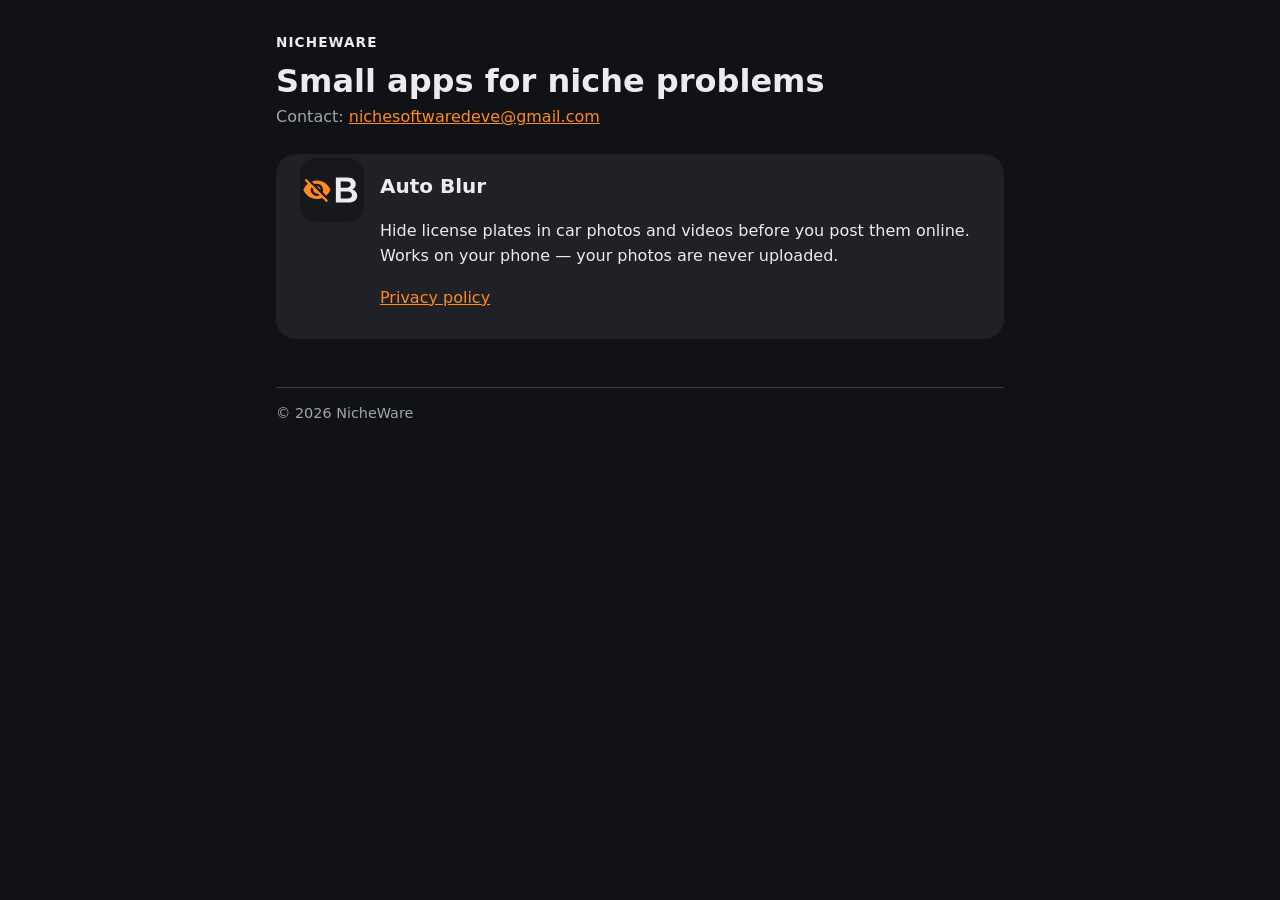
<file: index.html>
<!DOCTYPE html>
<html lang="en">
<head>
<meta charset="utf-8">
<meta name="viewport" content="width=device-width, initial-scale=1">
<title>NicheWare</title>
<meta name="description" content="NicheWare – small, focused apps for niche problems.">
<link rel="stylesheet" href="style.css">
</head>
<body>
<main>
<p class="brand">NicheWare</p>
<h1>Small apps for niche problems</h1>
<p class="meta">Contact: <a href="mailto:nichesoftwaredeve@gmail.com">nichesoftwaredeve@gmail.com</a></p>

<div class="card app">
  <!-- App icon: crossed-out eye + B -->
  <svg viewBox="21 21 66 66" aria-hidden="true">
    <rect x="21" y="21" width="66" height="66" fill="#17181c"/>
    <g transform="translate(23.2 38.6) scale(1.27)">
      <path fill="#ff8a1f" d="M12,7c2.76,0 5,2.24 5,5 0,0.65 -0.13,1.26 -0.36,1.83l2.92,2.92c1.51,-1.26 2.7,-2.89 3.43,-4.75 -1.73,-4.39 -6,-7.5 -11,-7.5 -1.4,0 -2.74,0.25 -3.98,0.7l2.16,2.16C10.74,7.13 11.35,7 12,7zM2,4.27l2.28,2.28 0.46,0.46C3.08,8.3 1.78,10.02 1,12c1.73,4.39 6,7.5 11,7.5 1.55,0 3.03,-0.3 4.38,-0.84l0.42,0.42L19.73,22 21,20.73 3.27,3 2,4.27zM7.53,9.8l1.55,1.55c-0.05,0.21 -0.08,0.43 -0.08,0.65 0,1.66 1.34,3 3,3 0.22,0 0.44,-0.03 0.65,-0.08l1.55,1.55c-0.67,0.33 -1.41,0.53 -2.2,0.53 -2.76,0 -5,-2.24 -5,-5 0,-0.79 0.2,-1.53 0.53,-2.2zM11.84,9.02l3.15,3.15 0.02,-0.16c0,-1.66 -1.34,-3 -3,-3l-0.17,0.01z"/>
    </g>
    <path fill="#ececef" fill-rule="evenodd" d="M58,41 H70 C75.5,41 78.5,44 78.5,47.8 C78.5,50.6 77,52.6 74.8,53.4 C77.8,54.2 80,56.6 80,60 C80,64.3 76.8,67 71,67 H58 Z M63,45.3 V51.6 H69.5 C71.8,51.6 73.2,50.4 73.2,48.45 C73.2,46.5 71.8,45.3 69.5,45.3 Z M63,55.6 V62.7 H70.2 C72.9,62.7 74.6,61.4 74.6,59.15 C74.6,56.9 72.9,55.6 70.2,55.6 Z"/>
  </svg>
  <div>
    <h2>Auto Blur</h2>
    <p>Hide license plates in car photos and videos before you post them online. Works on your phone — your photos are never uploaded.</p>
    <p><a href="autoblur/privacy/">Privacy policy</a></p>
  </div>
</div>

<footer>
  <p>© 2026 NicheWare</p>
</footer>
</main>
</body>
</html>
</file>
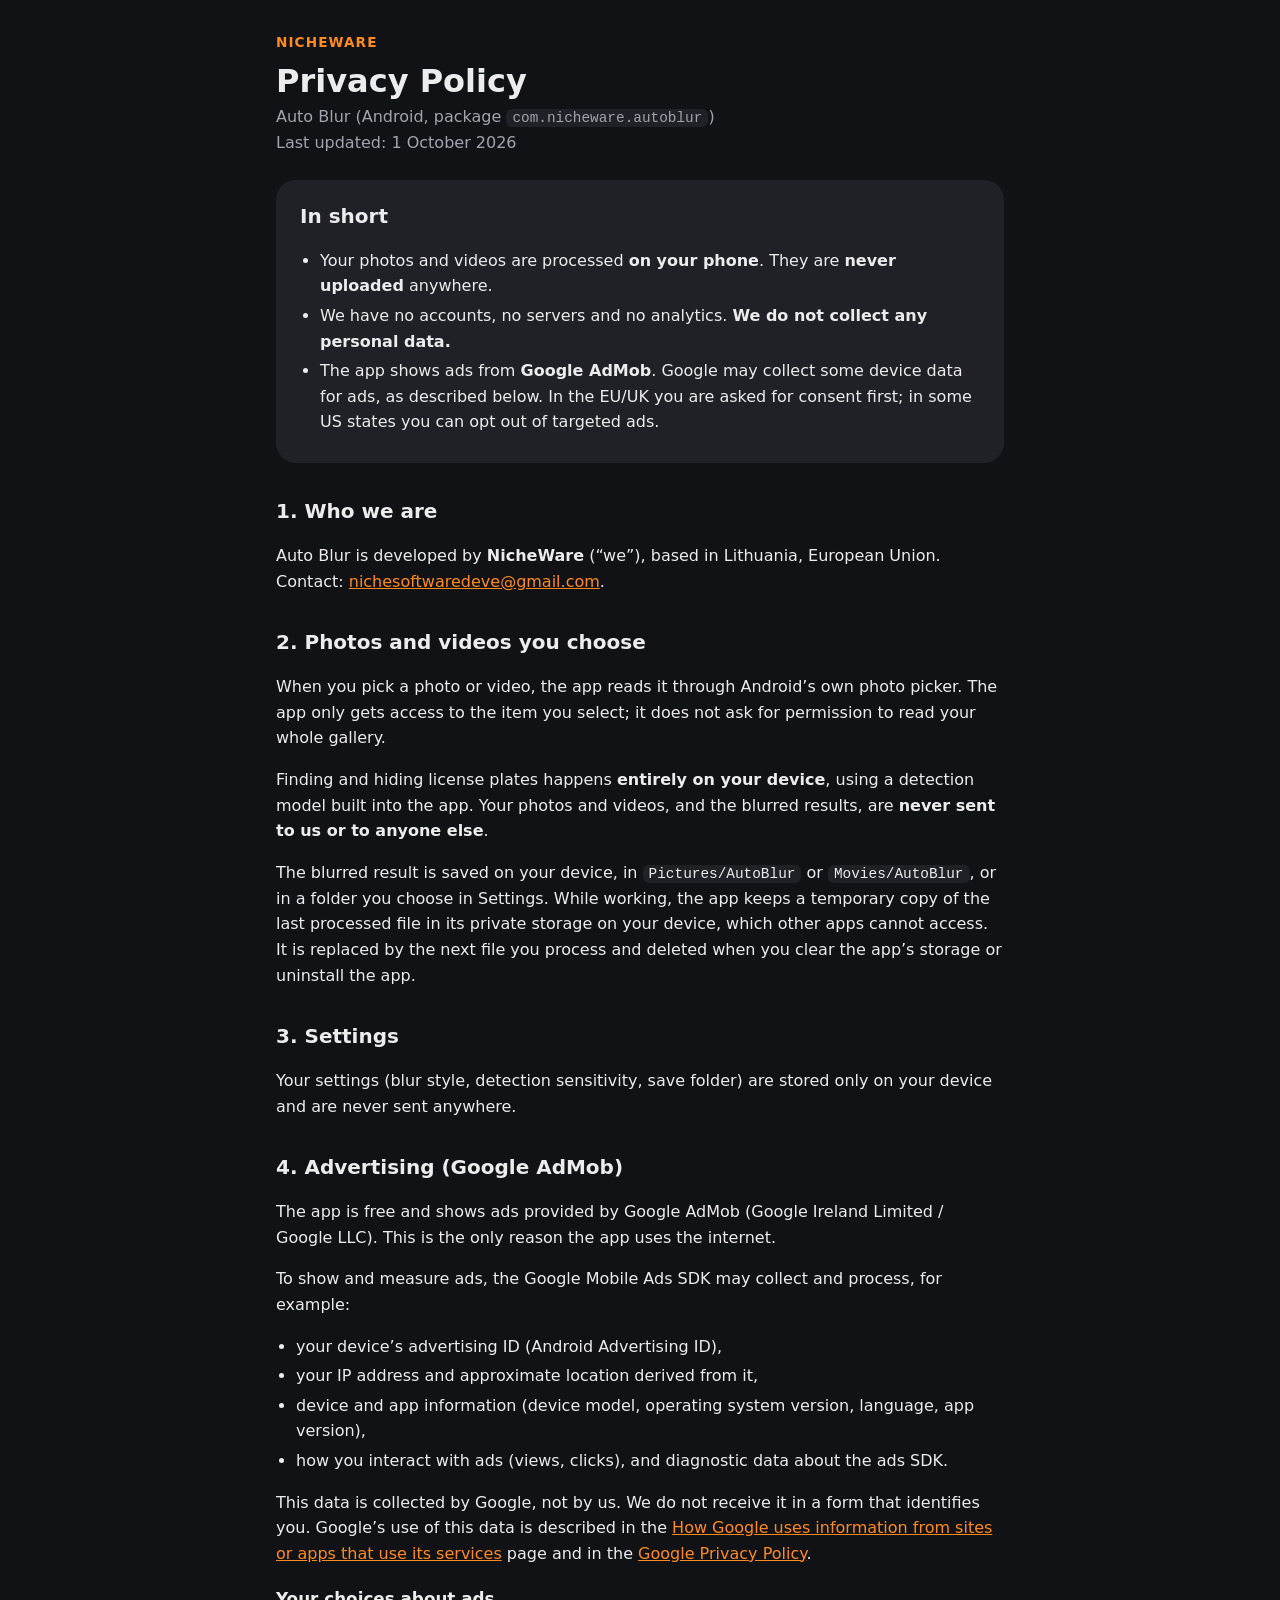
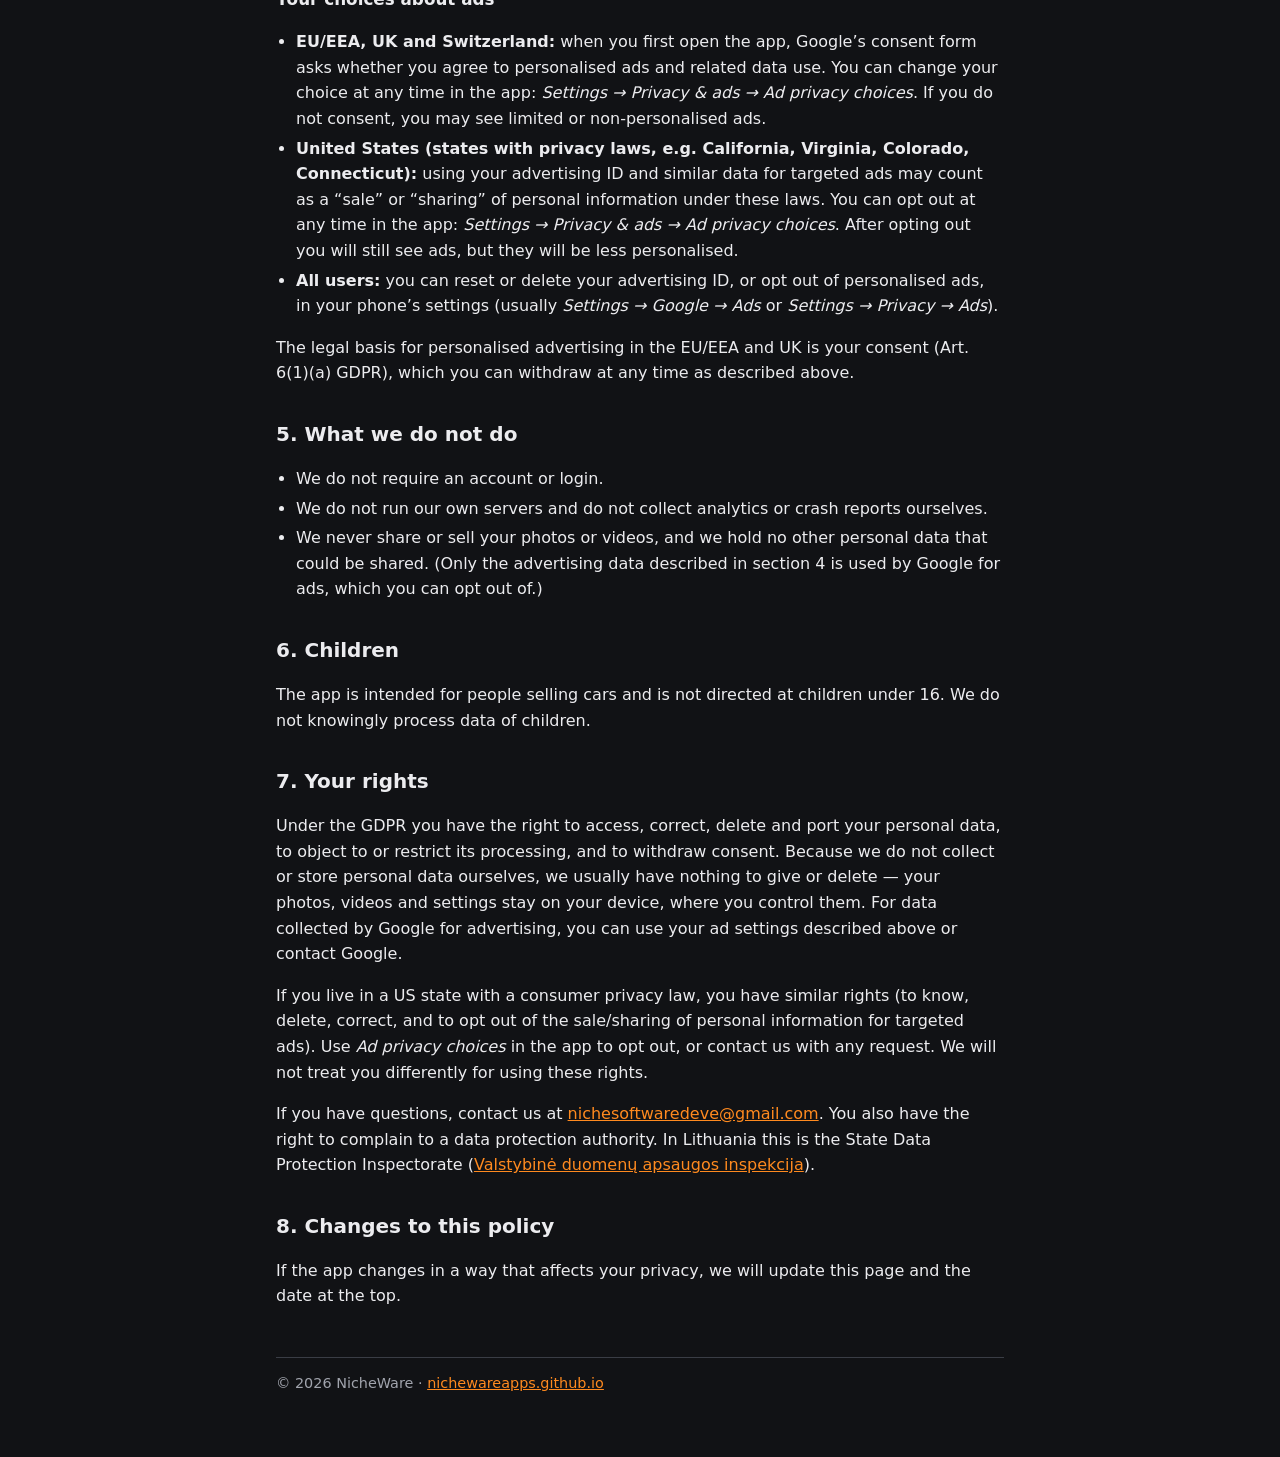
<file: autoblur/privacy/index.html>
<!DOCTYPE html>
<html lang="en">
<head>
<meta charset="utf-8">
<meta name="viewport" content="width=device-width, initial-scale=1">
<title>Privacy Policy – Auto Blur</title>
<meta name="description" content="Privacy policy of the Auto Blur Android app by NicheWare.">
<link rel="stylesheet" href="../../style.css">
</head>
<body>
<main>
<p class="brand"><a href="../../">NicheWare</a></p>

<h1>Privacy Policy</h1>
<p class="meta">Auto Blur (Android, package <code>com.nicheware.autoblur</code>)<br>
Last updated: 1 October 2026</p>

<div class="summary">
  <h2>In short</h2>
  <ul>
    <li>Your photos and videos are processed <strong>on your phone</strong>. They are <strong>never uploaded</strong> anywhere.</li>
    <li>We have no accounts, no servers and no analytics. <strong>We do not collect any personal data.</strong></li>
    <li>The app shows ads from <strong>Google AdMob</strong>. Google may collect some device data for ads, as described below. In the EU/UK you are asked for consent first; in some US states you can opt out of targeted ads.</li>
  </ul>
</div>

<h2>1. Who we are</h2>
<p>Auto Blur is developed by <strong>NicheWare</strong> (“we”), based in Lithuania, European Union.
Contact: <a href="mailto:nichesoftwaredeve@gmail.com">nichesoftwaredeve@gmail.com</a>.</p>

<h2>2. Photos and videos you choose</h2>
<p>When you pick a photo or video, the app reads it through Android’s own photo picker. The app only gets access to the item you select;
it does not ask for permission to read your whole gallery.</p>
<p>Finding and hiding license plates happens <strong>entirely on your device</strong>, using a detection model built into the app.
Your photos and videos, and the blurred results, are <strong>never sent to us or to anyone else</strong>.</p>
<p>The blurred result is saved on your device, in <code>Pictures/AutoBlur</code> or <code>Movies/AutoBlur</code>, or in a folder you choose in Settings.
While working, the app keeps a temporary copy of the last processed file in its private storage on your device, which other apps cannot access.
It is replaced by the next file you process and deleted when you clear the app’s storage or uninstall the app.</p>

<h2>3. Settings</h2>
<p>Your settings (blur style, detection sensitivity, save folder) are stored only on your device and are never sent anywhere.</p>

<h2>4. Advertising (Google AdMob)</h2>
<p>The app is free and shows ads provided by Google AdMob (Google Ireland Limited / Google LLC).
This is the only reason the app uses the internet.</p>
<p>To show and measure ads, the Google Mobile Ads SDK may collect and process, for example:</p>
<ul>
  <li>your device’s advertising ID (Android Advertising ID),</li>
  <li>your IP address and approximate location derived from it,</li>
  <li>device and app information (device model, operating system version, language, app version),</li>
  <li>how you interact with ads (views, clicks), and diagnostic data about the ads SDK.</li>
</ul>
<p>This data is collected by Google, not by us. We do not receive it in a form that identifies you.
Google’s use of this data is described in the
<a href="https://policies.google.com/technologies/partner-sites">How Google uses information from sites or apps that use its services</a>
page and in the <a href="https://policies.google.com/privacy">Google Privacy Policy</a>.</p>

<h3>Your choices about ads</h3>
<ul>
  <li><strong>EU/EEA, UK and Switzerland:</strong> when you first open the app, Google’s consent form asks whether you agree to personalised ads and related data use.
    You can change your choice at any time in the app: <em>Settings → Privacy &amp; ads → Ad privacy choices</em>.
    If you do not consent, you may see limited or non-personalised ads.</li>
  <li><strong>United States (states with privacy laws, e.g. California, Virginia, Colorado, Connecticut):</strong>
    using your advertising ID and similar data for targeted ads may count as a “sale” or “sharing” of personal information under these laws.
    You can opt out at any time in the app: <em>Settings → Privacy &amp; ads → Ad privacy choices</em>.
    After opting out you will still see ads, but they will be less personalised.</li>
  <li><strong>All users:</strong> you can reset or delete your advertising ID, or opt out of personalised ads, in your phone’s settings
    (usually <em>Settings → Google → Ads</em> or <em>Settings → Privacy → Ads</em>).</li>
</ul>
<p>The legal basis for personalised advertising in the EU/EEA and UK is your consent (Art. 6(1)(a) GDPR), which you can withdraw at any time as described above.</p>

<h2>5. What we do not do</h2>
<ul>
  <li>We do not require an account or login.</li>
  <li>We do not run our own servers and do not collect analytics or crash reports ourselves.</li>
  <li>We never share or sell your photos or videos, and we hold no other personal data that could be shared.
    (Only the advertising data described in section 4 is used by Google for ads, which you can opt out of.)</li>
</ul>

<h2>6. Children</h2>
<p>The app is intended for people selling cars and is not directed at children under 16. We do not knowingly process data of children.</p>

<h2>7. Your rights</h2>
<p>Under the GDPR you have the right to access, correct, delete and port your personal data, to object to or restrict its processing,
and to withdraw consent. Because we do not collect or store personal data ourselves, we usually have nothing to give or delete —
your photos, videos and settings stay on your device, where you control them. For data collected by Google for advertising,
you can use your ad settings described above or contact Google.</p>
<p>If you live in a US state with a consumer privacy law, you have similar rights (to know, delete, correct, and to opt out of the sale/sharing
of personal information for targeted ads). Use <em>Ad privacy choices</em> in the app to opt out, or contact us with any request.
We will not treat you differently for using these rights.</p>
<p>If you have questions, contact us at <a href="mailto:nichesoftwaredeve@gmail.com">nichesoftwaredeve@gmail.com</a>.
You also have the right to complain to a data protection authority. In Lithuania this is the
State Data Protection Inspectorate (<a href="https://vdai.lrv.lt/en/">Valstybinė duomenų apsaugos inspekcija</a>).</p>

<h2>8. Changes to this policy</h2>
<p>If the app changes in a way that affects your privacy, we will update this page and the date at the top.</p>

<footer>
  <p>© 2026 NicheWare · <a href="../../">nichewareapps.github.io</a></p>
</footer>
</main>
</body>
</html>
</file>
<file: style.css>
/* NicheWare site: same dark look + orange accent as the app */
:root {
  --bg: #111215;
  --card: #1f2126;
  --text: #ececef;
  --muted: #a1a4ad;
  --orange: #ff8a1f;
  --line: #3a3d45;
}

* { box-sizing: border-box; }

body {
  margin: 0;
  background: var(--bg);
  color: var(--text);
  font: 16px/1.6 system-ui, -apple-system, "Segoe UI", Roboto, sans-serif;
}

main {
  max-width: 760px;
  margin: 0 auto;
  padding: 32px 16px 48px;
}

h1 { font-size: 2rem; line-height: 1.2; margin: 8px 0 4px; }
h2 { font-size: 1.25rem; margin: 32px 0 8px; }
h3 { font-size: 1.05rem; margin: 20px 0 6px; }
p, li { color: var(--text); }
ul { padding-left: 1.25rem; }
li { margin: 4px 0; }

a { color: var(--orange); }
a:hover { text-decoration: none; }

code {
  background: var(--card);
  padding: 1px 6px;
  border-radius: 6px;
  font-size: 0.9em;
  overflow-wrap: anywhere;
}

.brand { margin: 0; font-weight: 700; letter-spacing: 0.08em; text-transform: uppercase; font-size: 0.85rem; }
.brand a { text-decoration: none; }
.meta { color: var(--muted); margin-top: 0; }

.summary, .card {
  background: var(--card);
  border-radius: 20px;
  padding: 4px 24px 12px;
  margin: 24px 0;
}
.summary h2 { margin-top: 16px; }

.app { display: flex; gap: 16px; align-items: flex-start; }
.app svg { flex: none; width: 64px; height: 64px; border-radius: 16px; }
.app h2 { margin-top: 12px; }

footer { margin-top: 48px; border-top: 1px solid var(--line); color: var(--muted); font-size: 0.9rem; }
footer p { color: var(--muted); }
</file>
